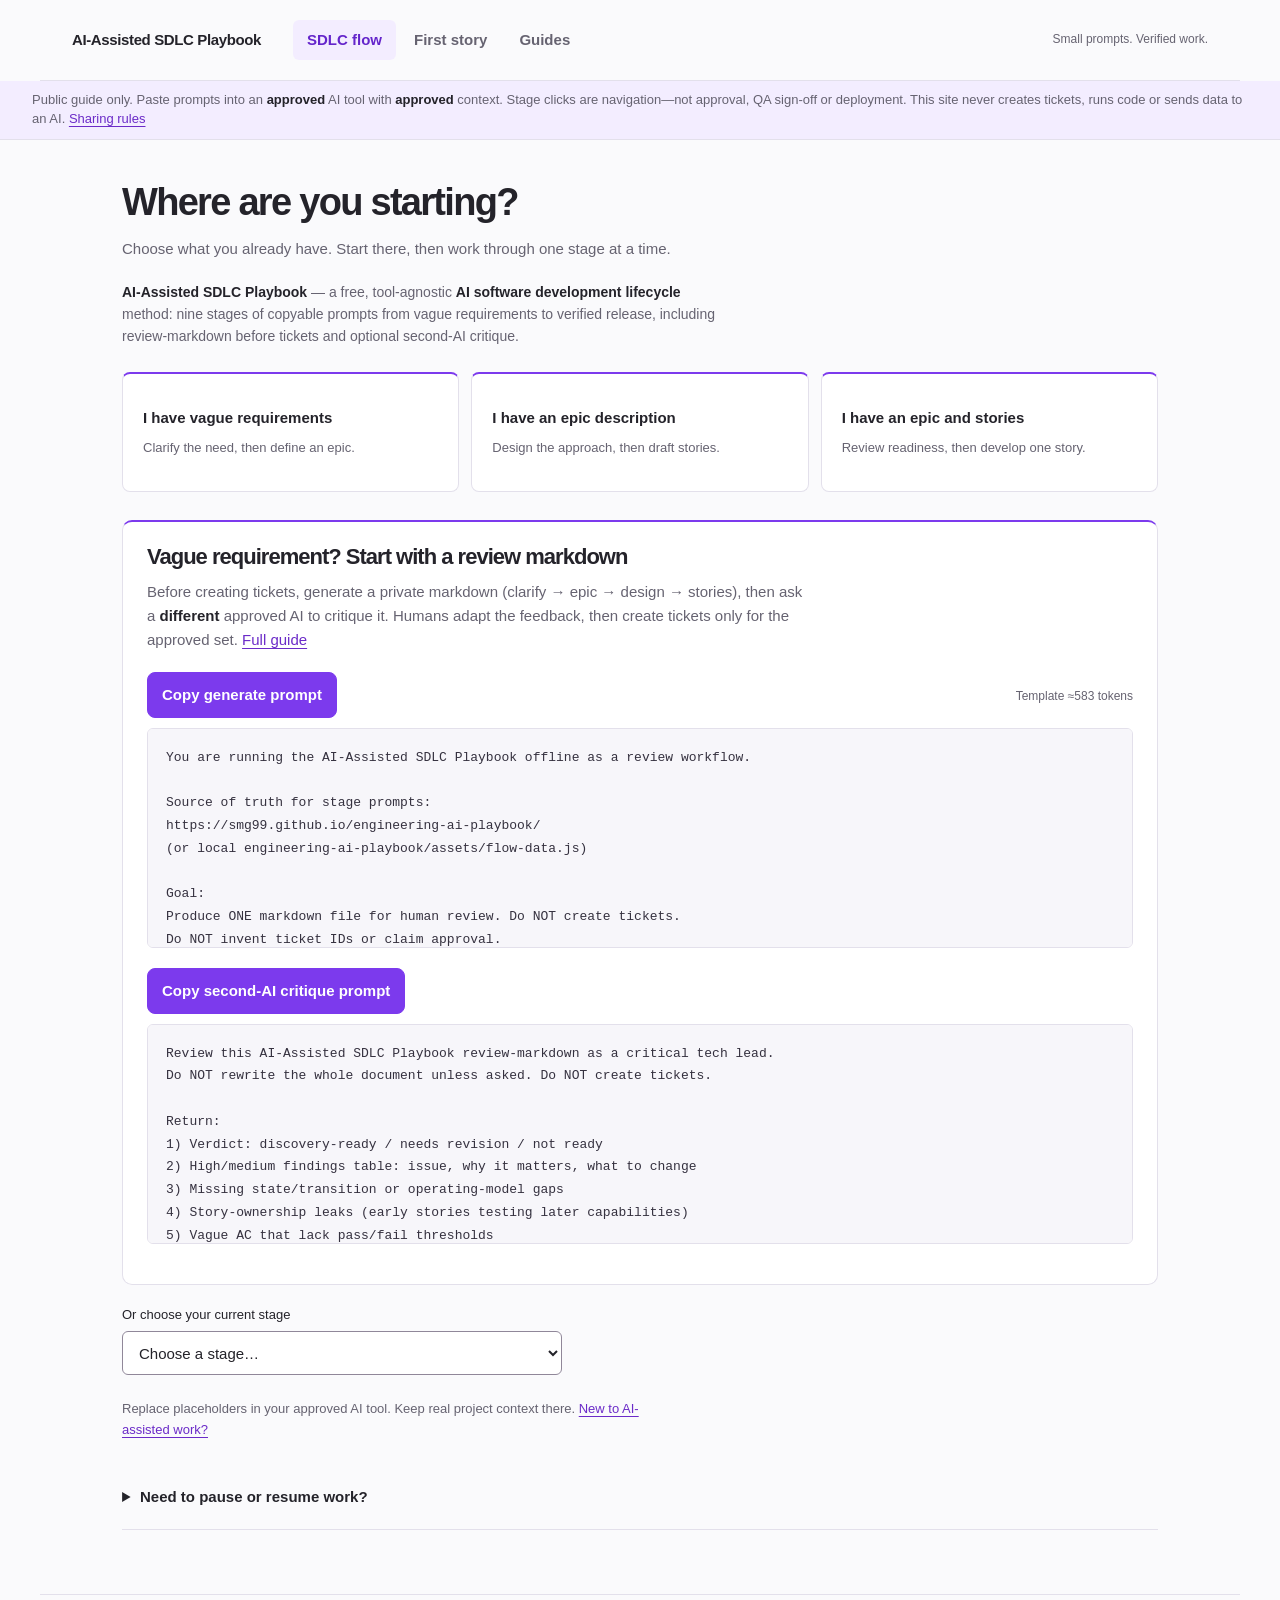
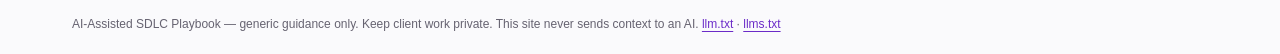
<file: index.html>
<!doctype html>
<html lang="en">
<head>
<meta charset="utf-8">
<meta name="viewport" content="width=device-width,initial-scale=1">
<title>AI-Assisted SDLC Playbook | AI Software Development Lifecycle Prompts</title>
<meta name="description" content="Free AI-assisted SDLC playbook for engineering teams: nine-stage software development lifecycle prompts from vague requirements to verified release. Review markdown before tickets, second-AI critique, coverage gates—tool-agnostic.">
<meta name="keywords" content="AI-assisted SDLC, AI SDLC playbook, AI software development lifecycle, AI coding workflow, engineering AI prompts, review markdown before Jira, AI pair programming SDLC, verified AI development, tool-agnostic AI engineering">
<meta name="author" content="AI-Assisted SDLC Playbook contributors">
<meta name="robots" content="index,follow,max-snippet:-1,max-image-preview:large">
<meta name="google-site-verification" content="mgrlqBE3pbs2fboN_CH4K446A2LUYxFUZLlIKNajxCY">
<link rel="canonical" href="https://smg99.github.io/engineering-ai-playbook/">
<link rel="alternate" type="text/plain" href="https://smg99.github.io/engineering-ai-playbook/llm.txt" title="LLM context">
<link rel="alternate" type="text/plain" href="https://smg99.github.io/engineering-ai-playbook/llms.txt" title="llms.txt">
<meta property="og:type" content="website">
<meta property="og:site_name" content="AI-Assisted SDLC Playbook">
<meta property="og:title" content="AI-Assisted SDLC Playbook | AI Software Development Lifecycle Prompts">
<meta property="og:description" content="Nine-stage AI-assisted SDLC with copyable prompts, MD-before-tickets, second-AI critique, and human verification gates. Free and tool-agnostic.">
<meta property="og:url" content="https://smg99.github.io/engineering-ai-playbook/">
<meta property="og:image" content="https://smg99.github.io/engineering-ai-playbook/assets/og-cover.png">
<meta property="og:image:width" content="1200">
<meta property="og:image:height" content="630">
<meta property="og:image:alt" content="AI-Assisted SDLC Playbook — AI software development lifecycle prompts">
<meta name="twitter:card" content="summary_large_image">
<meta name="twitter:title" content="AI-Assisted SDLC Playbook">
<meta name="twitter:description" content="AI-assisted software development lifecycle playbook: prompts, gates, and review-markdown before tickets.">
<meta name="twitter:image" content="https://smg99.github.io/engineering-ai-playbook/assets/og-cover.png">
<link rel="stylesheet" href="assets/styles.css?v=sdlc7">
<script type="application/ld+json">
{
  "@context": "https://schema.org",
  "@graph": [
    {
      "@type": "WebSite",
      "@id": "https://smg99.github.io/engineering-ai-playbook/#website",
      "name": "AI-Assisted SDLC Playbook",
      "alternateName": ["Engineering AI Playbook", "AI SDLC Playbook", "AI-assisted software development lifecycle playbook"],
      "url": "https://smg99.github.io/engineering-ai-playbook/",
      "description": "Free, tool-agnostic AI-assisted SDLC playbook with nine-stage prompts from clarification to release.",
      "inLanguage": "en"
    },
    {
      "@type": "SoftwareApplication",
      "name": "AI-Assisted SDLC Playbook",
      "applicationCategory": "DeveloperApplication",
      "operatingSystem": "Any",
      "offers": { "@type": "Offer", "price": "0", "priceCurrency": "USD" },
      "url": "https://smg99.github.io/engineering-ai-playbook/",
      "description": "Static public playbook of AI-assisted software development lifecycle prompts and gates for engineering teams."
    },
    {
      "@type": "HowTo",
      "name": "Run an AI-assisted SDLC from vague requirements to verified release",
      "description": "Use the AI-Assisted SDLC Playbook stages with approved AI tools, human gates, and verified evidence.",
      "step": [
        { "@type": "HowToStep", "name": "Clarify requirements", "text": "Separate facts, assumptions and unknowns; resolve blocking questions with the owner." },
        { "@type": "HowToStep", "name": "Define the epic", "text": "Draft scope, exclusions, success criteria and risks for owner approval." },
        { "@type": "HowToStep", "name": "Design the approach", "text": "Capture a lightweight design note before splitting stories." },
        { "@type": "HowToStep", "name": "Draft and review stories", "text": "Write QA-testable stories; optionally generate a review markdown and critique with a second AI before tickets." },
        { "@type": "HowToStep", "name": "Develop one story", "text": "Plan and implement one story in small verified slices." },
        { "@type": "HowToStep", "name": "Verify, QA and release", "text": "Check AC evidence, coverage gate, QA sign-off, then authorized release and monitoring." }
      ]
    },
    {
      "@type": "FAQPage",
      "mainEntity": [
        {
          "@type": "Question",
          "name": "What is an AI-assisted SDLC playbook?",
          "acceptedAnswer": {
            "@type": "Answer",
            "text": "An AI-assisted SDLC playbook is a reusable engineering method for using approved AI tools across the software development lifecycle—clarify, epic, design, stories, develop, verify, QA and release—with human exit gates and verified evidence instead of unverified AI output."
          }
        },
        {
          "@type": "Question",
          "name": "How do I use AI for vague requirements before creating Jira tickets?",
          "acceptedAnswer": {
            "@type": "Answer",
            "text": "Use the review-markdown panel on the AI-Assisted SDLC Playbook home: generate a private markdown (clarify → epic → design → stories → readiness-only), ask a different approved AI to critique it, adapt feedback with the owner, then create tickets only for the approved set."
          }
        },
        {
          "@type": "Question",
          "name": "Is the AI-Assisted SDLC Playbook tied to a specific AI vendor?",
          "acceptedAnswer": {
            "@type": "Answer",
            "text": "No. It is tool-agnostic. Paste prompts into whichever AI tool and model your team approves. The public site never runs AI or sends your data to a provider."
          }
        },
        {
          "@type": "Question",
          "name": "Does this site create tickets or change my code?",
          "acceptedAnswer": {
            "@type": "Answer",
            "text": "No. It only displays and copies prompt text. Tickets, code, PRs and CI stay in your approved private systems."
          }
        }
      ]
    }
  ]
}
</script>
</head>
<body>
<a class="skip" href="#main">Skip to content</a>
<header><a class="brand" href="#library">AI-Assisted SDLC Playbook</a><nav aria-label="Main navigation"><a href="#library">SDLC flow</a><a href="#start">First story</a><a href="#guides">Guides</a></nav><span class="header-note">Small prompts. Verified work.</span></header>
<p class="site-boundary" role="note">Public guide only. Paste prompts into an <strong>approved</strong> AI tool with <strong>approved</strong> context. Stage clicks are navigation—not approval, QA sign-off or deployment. This site never creates tickets, runs code or sends data to an AI. <a href="#guide-security">Sharing rules</a></p>
<main id="main">

<section id="start" class="section" aria-labelledby="start-title">
<h1 id="start-title">Your first story</h1>
<p>New to AI-assisted work? Follow six steps with a fictional task app. Already comfortable? <a href="#library">Go to the SDLC flow</a>, jump to <a href="#stage/develop">Develop one story</a>, or <a href="#guide-review-md">generate a review markdown before tickets</a>.</p>

<nav id="lesson-nav" aria-label="Story steps"></nav><p id="lesson-status" class="helper" role="status"></p>
<article class="lesson-step" id="first-setup"><h3>1. Choose where to work</h3><div>
<p><strong>Ask your lead:</strong> “Which AI tool and model are approved, which repository and branch should I use, and what checks must pass?” Use the project’s existing setup instructions.</p>
<ul><li><strong>Editor or coding agent with an approved local project:</strong> paste prompts in its chat. Confirm it has the correct project open and can inspect files. Restrict permissions to the task; review proposed edits and commands.</li><li><strong>Browser chat without project access:</strong> paste only approved text for planning or explanation. It cannot inspect your local files, run tests or verify your branch unless an approved integration gives it that access. Ask it what context it needs; do not upload a whole repository.</li></ul>
<p>You do not need a ticket system, code host or MCP integration to practice this fictional example.</p>
<p><strong>Next:</strong> read the example below. Do not ask the AI to implement until requirements and the plan are clear.</p>
</div></article>
<article class="lesson-step" id="first-plan"><h3>2. Plan the story with a filled prompt</h3><div>
<p><strong>Story:</strong> As a task-app user, I need a valid title before saving a task.</p>
<p><strong>Acceptance criteria (the agreed conditions for completion):</strong> reject empty or whitespace-only titles; allow 1–100 characters after trimming spaces at the ends; reject 101 or more; show a helpful validation error. These are synthetic requirements, not a recommendation for every product.</p>
<p>Normally you replace <code>[STORY]</code> and <code>[AC]</code> in a template. Here they are already filled. Paste this in your approved AI chat:</p>
<pre class="prompt" id="example-plan">Plan only; do not edit code or create files.
Story: A task-app user must enter a valid title before saving a task.
Approved acceptance criteria for this fictional example:
- Reject empty or whitespace-only titles.
- Trim spaces at the ends; allow 1–100 characters after trimming.
- Reject 101 or more characters and show a helpful validation error.
Use only approved context. If you have repository access, inspect relevant form, validation and test files and cite their paths. Otherwise state that existing patterns are unknown and ask for the minimum approved context; do not invent file paths or test results.
List unanswered questions, the smallest independently testable changes, how to verify each, and what is outside scope. Flag how Unicode characters are counted as a question for the ticket owner. Do not silently decide it.</pre>
<button class="copy" data-copy-source="example-plan">Copy filled planning prompt</button>
<p><strong>Next:</strong> compare the response with step 3 before allowing edits.</p>
</div></article>
<article class="lesson-step" id="first-decide"><h3>3. Check the answer and resolve questions</h3><div>
<p class="example-label">Illustrative response shape — not a real repository inspection</p>
<ul><li><strong>Known:</strong> blank titles fail, end spaces are trimmed, the length limit is 100.</li><li><strong>Unknown:</strong> existing validation and test commands until code is inspected; the product’s definition of a Unicode character.</li><li><strong>Possible first slice:</strong> implement and test rejection of empty and whitespace-only titles using the existing validation pattern.</li><li><strong>Later slices:</strong> enforce the agreed length rule, then verify the form’s error display and saving behavior. Actual slice boundaries depend on the inspected code.</li><li><strong>Outside scope:</strong> redesigning the task form, adding accounts, or changing unrelated fields.</li></ul>
<p>A <strong>slice</strong> is one small change you can check on its own. If a proposed slice is too large or unclear, ask the AI to split or explain it, then ask your lead to review if you still cannot judge it.</p>
<p><strong>Unclear requirement?</strong> Ask the ticket owner, record the answer in the approved work item, and update the plan. Do not accept an AI guess as an approved requirement.</p>
<p><strong>Next:</strong> choose one understood, approved slice. If you cannot explain what will change and how you will check it, stop here and ask for help.</p>
</div></article>
<article class="lesson-step" id="first-execute"><h3>4. Implement one agreed change</h3><div>
<p>Use this only in an approved coding environment with project access. The example handles blank titles; it does not claim to finish the whole story.</p>
<pre class="prompt" id="example-execute">Implement only this agreed slice in the task app: reject empty and whitespace-only titles using the existing validation behavior.
First confirm the repository, branch and uncommitted changes. Preserve unrelated work. Inspect the relevant validation code and tests before editing.
Add a regression test for each rejected input and check that a normal title still passes. Use the project’s documented test commands. If a command or required access is unknown, ask; do not invent it.
Do not change length validation or unrelated features in this slice. Stop if the slice requires broader changes and explain why.
Report changed files, commands actually run and their observed results, remaining acceptance criteria, and one proposed next action. Do not mark the whole story complete.</pre>
<button class="copy" data-copy-source="example-execute">Copy filled execution prompt</button>
<p><strong>Next:</strong> inspect what changed. A confident AI answer is not proof that the change works.</p>
</div></article>
<article class="lesson-step" id="first-verify"><h3>5. Verify the result yourself</h3><div>
<ol><li><strong>Find the required checks:</strong> read the project README, contribution guide and existing CI configuration. Ask your lead if you cannot identify the commands.</li><li><strong>Review the diff:</strong> inspect the changed lines in your editor’s source-control view. They should match the agreed slice.</li><li><strong>Run the checks:</strong> record the command and actual outcome. “Not run” is a valid status; “passed” without execution is not.</li><li><strong>Try the behavior:</strong> for the blank-title slice, try empty input, spaces only, and a normal title. For the full story, also check the agreed 100/101-character boundary, trimming, and visible errors.</li><li><strong>Handle failures:</strong> keep the exact error privately, ask for investigation before another edit, and change strategy after two unsuccessful attempts. Do not remove a failing test just to get a pass.</li></ol>
<p><strong>Next:</strong> repeat steps 3–5 for the remaining approved slices, then request review.</p>
</div></article>
<article class="lesson-step" id="first-review"><h3>6. Request review and hand off honestly</h3><div>
<p>Ask your team’s reviewer to assess the change in the approved code host. AI review is additional help; it does not replace required human review or authorize merging or deployment.</p>
<div class="checklist" aria-label="Story completion checklist">
<label><input type="checkbox">Every agreed acceptance criterion is covered; unresolved questions are recorded.</label>
<label><input type="checkbox">I inspected the changed lines and can explain them.</label>
<label><input type="checkbox">Required checks were run; actual results and anything not run are recorded.</label>
<label><input type="checkbox">The relevant user behavior and boundary cases were checked.</label>
<label><input type="checkbox">The reviewer has a clear summary, evidence and any remaining limitations.</label>
</div>
<p class="helper">These checkboxes are a personal reminder for this visit. They reset on reload and do not update your ticket or approve delivery.</p>
<pre class="prompt" id="example-review">Review the current diff for the agreed task-title story: reject blank titles, trim end spaces, allow 1–100 characters by the agreed counting rule, reject longer titles and show a helpful error.
Do not edit code. Check each criterion against actual code and test evidence. List actionable issues with file and line references, and identify missing checks. Distinguish observed test results from tests not run. If you cannot access the diff or repository, ask for minimum approved context instead of claiming a review.</pre>
<button class="copy" data-copy-source="example-review">Copy filled review prompt</button>
<p class="bridge"><strong>You are ready for real work.</strong> Open <a href="#stage/develop">Develop one story</a> in the SDLC flow, replace placeholders with your approved ticket, and keep using plan → slice → verify. If work must pause, use <a href="#guide-handoff">the handoff guide</a>.</p>
</div></article>
<div class="lesson-controls"><button id="previous-step">Previous</button><button id="next-step" class="primary">Next step</button></div>
</section>
<section id="library" class="section" aria-labelledby="library-title">
<div class="flow-heading"><div><h1 id="library-title">Where are you starting?</h1><p id="flow-intro">Choose what you already have. Start there, then work through one stage at a time.</p><p class="seo-lead"><strong>AI-Assisted SDLC Playbook</strong> — a free, tool-agnostic <strong>AI software development lifecycle</strong> method: nine stages of copyable prompts from vague requirements to verified release, including review-markdown before tickets and optional second-AI critique.</p></div><button id="change-entry" hidden>Change starting point</button></div>
<div id="entry-choices" class="entry-choices" aria-label="Starting points">
<button data-entry="0"><strong>I have vague requirements</strong><span>Clarify the need, then define an epic.</span></button>
<button data-entry="2"><strong>I have an epic description</strong><span>Design the approach, then draft stories.</span></button>
<button data-entry="4"><strong>I have an epic and stories</strong><span>Review readiness, then develop one story.</span></button>
</div>
<div id="review-md-home" class="review-md-home">
<h2 id="review-md-home-title">Vague requirement? Start with a review markdown</h2>
<p>Before creating tickets, generate a private markdown (clarify → epic → design → stories), then ask a <strong>different</strong> approved AI to critique it. Humans adapt the feedback, then create tickets only for the approved set. <a href="#guide-review-md">Full guide</a></p>
<div class="prompt-bar"><button class="copy" data-copy-source="review-md-text">Copy generate prompt</button><span class="token-count" id="review-md-token" title="Template only; excludes the context you add. Rough character-based estimate, not a billing count."></span></div>
<pre id="review-md-text" class="prompt"></pre>
<div class="prompt-bar"><button class="copy" data-copy-source="review-md-critique-text">Copy second-AI critique prompt</button></div>
<pre id="review-md-critique-text" class="prompt"></pre>
</div>
<div id="stage-picker"><label for="stage-select">Or choose your current stage</label><select id="stage-select"><option value="">Choose a stage…</option></select></div>
<div id="stage-workspace" class="stage-workspace" hidden><nav id="stage-list" aria-label="SDLC stages"></nav><article id="stage-detail"></article></div>
<p class="helper flow-boundary">Replace placeholders in your approved AI tool. Keep real project context there. <a href="#start">New to AI-assisted work?</a></p>
<details id="handoff-tools"><summary>Need to pause or resume work?</summary><div><label for="handoff-select">Handoff action</label><select id="handoff-select"><option value="0">Pause work</option><option value="1">Resume work</option></select><pre id="handoff-text" class="prompt"></pre><button class="copy" data-copy-source="handoff-text">Copy handoff prompt</button></div></details>
<noscript>Enable JavaScript to choose stages and copy prompts. The worked example and guides remain readable on this page.</noscript>
</section>
<section id="guides" class="section" aria-labelledby="guides-title">
<h1 id="guides-title">A little guidance, when you need it</h1>
<p>Tools, workflow and boundaries. Open only what you need. <a href="#glossary">Look up a term</a>.</p>
<!-- team-guides:start -->
<details id="guide-tools"><summary>Choose and prepare your AI tool</summary><div>
<p>Use the tool and model your team approves. Ask your lead before sending any real work: “Which tool may I use, what information may I share, and which project setup instructions should I follow?” The AI-Assisted SDLC Playbook does not approve a provider for your client.</p>
<h3>Two ways to use the prompts</h3>
<ul>
<li>Browser chat: useful for discussing approved requirements or explaining permitted snippets. Without an approved connection, it cannot inspect your local repository, verify a branch or run tests. Paste the prompt in its chat and supply only the minimum approved context it asks for.</li>
<li>Editor or coding agent: open the approved local project and use the tool’s chat. Confirm the correct workspace and branch, follow the project’s setup guide, and check that relevant files are accessible. Review proposed edits and commands before accepting them under your team’s policy.</li>
</ul>
<p>You do not need to install a new tool just for this guide. Existing approved editors or agents can use these prompts. This guide is free to read; tool subscriptions, model access and usage limits vary.</p>
<h3>Before allowing edits</h3>
<ol>
<li>Identify the repository and branch with your lead if you are unsure. Preserve existing work that belongs to someone else.</li>
<li>Read the project README or contribution guide for setup and test commands. Ask for help if the environment does not run.</li>
<li>Choose your current SDLC stage. At development, start with “Plan this story”. Resolve questions and understand the proposed first slice before implementation.</li>
<li>Keep file access and permissions limited to what the task needs. Do not hand over credentials or copy a whole repository into a chat just to get started.</li>
</ol>
<h3>Agent setup files (portable)</h3>
<p>Use short project files so agents discover shared rules across tools. File naming alone does not guarantee execution or security enforcement—validate support for your approved tool.</p>
<ul>
<li>AGENTS.md: project context and instructions for compatible coding agents. Keep a short, clear entry point.</li>
<li>Agent Skills (SKILL.md): reusable task workflows invoked when relevant. Prefer Ticket Flow’s skill for ticket → PR work after stories exist.</li>
<li>Host-specific rules (for example Cursor rules or Claude Code project instructions): thin adapters; avoid duplicating playbook policy in every host file.</li>
<li>MCP: optional connections to approved tools or data only when integration adds value.</li>
<li>Inter-agent or remote-session protocols (for example A2A): monitor; do not make them mandatory for this playbook.</li>
</ul>
<p>No vendor-specific tool, hosted backend or subscription is required to use this playbook. Keep security rules explicit: only approved client tools and approved data handling.</p>
<h4>Cursor (when your team approves it)</h4>
<ol>
<li>Open the approved local repository and confirm the correct branch.</li>
<li>Follow project AGENTS.md or Cursor rules if present; keep them thin and point at playbook policy rather than rewriting it.</li>
<li>For ticketed development work, use [ticket-flow](https://github.com/smg99/ticket-flow) skills or rules as the companion checklist.</li>
<li>Copy the current stage prompt from this site; verify with local tests and diffs before treating work as done.</li>
</ol>
<h4>Other coding agents (when approved)</h4>
<ol>
<li>Open the same approved repository and branch in that agent’s workspace.</li>
<li>Point the agent at AGENTS.md or the project’s equivalent instruction file.</li>
<li>Paste the current stage prompt; require a recheck of branch, diff and tests before edits.</li>
<li>Do not assume Cursor rules, MCP servers or Ticket Flow host adapters are available in that tool unless your team installed them there.</li>
</ol>
<h3>Optional integrations</h3>
<p>MCP means Model Context Protocol: a way to connect AI tools to systems or data. It is not required for this workflow. Add integrations only when your team approves the access and data handling. A connection to your ticket system or code host is not automatically configured by this website. Deterministic tools such as the project’s test runner, formatter and source-control view remain the evidence for actual behavior and changes.</p>
<h3>Companion: ticket → PR agent checklist</h3>
<p>After stories exist as real tickets, teams can use [Ticket Flow](https://smg99.github.io/ticket-flow/) ([repo](https://github.com/smg99/ticket-flow)) — host rules or skills plus thin scripts — so agents follow a fixed path: fetch issue → branch → implement → tests → human confirm → commit/PR → optional chat notify. That companion is orchestration for development workspaces; this playbook stays the stage prompts and gates through release.</p>
</div></details>
<details id="guide-review-md"><summary>Generate a review markdown before tickets</summary><div>
<p>Prefer a private review markdown over creating tickets immediately. Humans review the draft epic and stories, answer blocking questions, then create tickets only for the approved set.</p>
<p>This keeps client context out of the public playbook site. Store the markdown only in an approved private location.</p>
<p>On the SDLC home view, the generate prompt and a second-pass review prompt are visible with copy buttons. Use those first; this guide explains the full loop.</p>
<h3>When to use it</h3>
<ul>
<li>You received vague or meeting-note requirements and need an epic plus stories to review.</li>
<li>You want questions and assumptions visible before any ticket system entry.</li>
<li>You are practicing the SDLC stages without writing tickets yet.</li>
</ul>
<h3>How it works</h3>
<ol>
<li>On SDLC flow home, copy the generate prompt into an approved AI tool.</li>
<li>Paste your approved requirement and optional target repos.</li>
<li>Save the model’s markdown privately.</li>
<li>Copy the critique prompt into a different approved AI tool (or a fresh session) and paste that markdown for a second-pass review.</li>
<li>Adapt useful feedback; answer P0 questions with the owner.</li>
<li>Run Review &amp; create stories in readiness-only mode (validate drafts; still do not invent ticket IDs).</li>
<li>Only after human approval, create tickets through approved access.</li>
</ol>
<h3>Reusable generate prompt</h3>
<p>Copy from the SDLC home panel, or use:</p>
<pre class="prompt">You are running the AI-Assisted SDLC Playbook offline as a review workflow.

Source of truth for stage prompts:
https://smg99.github.io/engineering-ai-playbook/
(or local engineering-ai-playbook/assets/flow-data.js)

Goal:
Produce ONE markdown file for human review. Do NOT create tickets.
Do NOT invent ticket IDs or claim approval.

Process — run these stages in order using the EXACT playbook prompt text for each:
1) Clarify requirements
2) Define the epic
3) Design the approach
4) Draft stories
5) Review &amp; create stories in READINESS-ONLY mode: validate drafts for clarity,
   ownership, testability and gaps. Still do NOT create tickets or invent IDs.

Markdown must include:
- The client requirement enclosed verbatim in a fenced code block
- For each stage: the exact playbook prompt used, then your output
- Clear labels: Known facts / Assumptions / Unknowns / Proposals / DRAFT
- Blocking questions for the owner (P0/P1/P2)
- One draft epic
- For stateful domains (queues, workflows, approvals): explicit entity states
  and allowed transitions before story AC that depend on them
- User stories with: summary, need/value, scope/exclusions, dependencies,
  numbered Given/When/Then AC, negative/boundary cases, QA mapped to AC,
  test requirements, definition of done
- One owning story per observable behavior; do not test later-story behavior
  inside earlier foundation stories
- Full story detail only for the proposed MVP set; label the rest as backlog themes
  (title + intent only) until expanded
- Cite the team’s agreed coverage gate for new/changed code; if unknown, ask.
  Do not invent a gate or percentage. Prefer high-value AC, regression and
  sensitive-path tests over metric chasing.
- If timeline conflicts with scope: propose an MVP cut vs stretch
- A short &quot;Playbook feedback&quot; section: what worked / what to improve

Rules from the playbook:
- Separate facts from assumptions; do not invent answers
- If blocked, continue with a provisional brief labeled as assumptions
- Prefer existing system patterns; call out false-friend modules if found
- Keep real client context out of the public playbook repo
- No code changes unless I explicitly ask

Optional context (only if provided):
- Target repos/paths: …
- Team conventions / coverage gate: …

Client requirement:
&quot;&quot;&quot;
[PASTE REQUIREMENT HERE]
&quot;&quot;&quot;</pre>
<h3>Reusable critique prompt (second AI)</h3>
<p>After the markdown exists, paste it into a different approved model or a fresh session:</p>
<pre class="prompt">Review this AI-Assisted SDLC Playbook review-markdown as a critical tech lead.
Do NOT rewrite the whole document unless asked. Do NOT create tickets.

Return:
1) Verdict: discovery-ready / needs revision / not ready
2) High/medium findings table: issue, why it matters, what to change
3) Missing state/transition or operating-model gaps
4) Story-ownership leaks (early stories testing later capabilities)
5) Vague AC that lack pass/fail thresholds
6) Whether stretch items are wrongly treated as full stories
7) Whether coverage gate is explicit or still assumed
8) The smallest revision checklist before readiness-only re-validation

Document to review:
&quot;&quot;&quot;
[PASTE REVIEW MARKDOWN HERE]
&quot;&quot;&quot;</pre>
<h3>After both passes</h3>
<ul>
<li>Answer P0 questions or explicitly accept assumptions.</li>
<li>Cut stretch themes if the timeline cannot hold them.</li>
<li>Create tickets only for the approved epic and MVP stories.</li>
<li>Keep using Develop one story for implementation; the markdown is planning evidence, not completion proof.</li>
</ul>
</div></details>
<details id="guide-security"><summary>Protect client information</summary><div>
<p>The AI-Assisted SDLC Playbook repository and website are public. Use fictional examples here. Real tickets, source code, screenshots, private logs, architecture, credentials and customer records must stay in policy-approved private locations. Do not put them in this repository’s issues, pull requests or commit history.</p>
<h3>Where should I put my real context?</h3>
<p>Keep the work item in the team’s approved ticket system and application code in its approved code host. Use real context in an AI tool only when the client and organization explicitly permit that provider and the data being shared. Having a paid account does not establish permission.</p>
<p>This website only displays and copies text. It does not connect to your ticket system, code host, repository or an AI provider, and it has no form for submitting real ticket details. Clipboard contents are handled by your browser; you choose whether and where to paste them.</p>
<h3>Safe practice example</h3>
<p>Practice with “a fictional task app that requires a title” rather than a real customer’s ticket, screenshots or code. Replace names and sensitive values with placeholders only when your team confirms the remaining context is safe; anonymizing a name alone may not remove proprietary information.</p>
<h3>If you are unsure</h3>
<p>Stop and ask your lead what may be shared and where. Never paste passwords, tokens or production records into a prompt. Review proposed tool access rather than accepting it automatically. Keep project plans, test evidence and handoff notes in approved private locations. Follow your organization’s incident process if something restricted is shared accidentally.</p>
</div></details>
<details id="guide-workflow"><summary>From vague requirement to verified release</summary><div>
<p>This is the execution guide for the **AI-Assisted SDLC Playbook**: use approved AI tools stage-by-stage from clarification through release, with human gates and verified evidence.</p>
<p>Choose where your work is now in SDLC flow. You can start with vague requirements, an existing epic, or an epic and stories. Stage selection is navigation; this website does not track or approve real work.</p>
<h3>What this site does not do</h3>
<p>Selecting a stage is navigation only. It does not run AI, create or update tickets, mark QA sign-off, merge code, deploy or authorize release. Progress and approvals live in your approved private systems. Companion [ticket-flow](https://github.com/smg99/ticket-flow) owns ticket → PR execution in a development workspace; this playbook owns the SDLC stage prompts and gates through release.</p>
<p>For a new vague requirement, use the visible review-markdown panel on the SDLC home view: generate a private markdown (clarify → epic → design → stories → readiness-only check), then ask a different approved AI to critique it. Adapt useful feedback with your owner before creating tickets. Details live in the Generate a review markdown before tickets guide.</p>
<h3>Follow the nine stages</h3>
<ol>
<li>Clarify requirements: separate facts from assumptions, identify users and outcomes, surface relevant non-functional needs, and resolve blocking questions with the owner.</li>
<li>Define the epic: agree scope, exclusions, success criteria, risks and dependencies before treating the epic as ready.</li>
<li>Design the approach: capture a lightweight design note—touchpoints, contracts, NFRs and risks—and get tech-lead or owner agreement before splitting work.</li>
<li>Draft stories: split the epic into small independently testable stories for your ticket system. Every story needs numbered acceptance criteria (AC), QA scenarios, dependencies, test requirements and a definition of done.</li>
<li>Review and create stories: have the owner approve the AC and confirm the project. Create tickets only through approved access with explicit authorization, or enter the approved drafts manually. Never invent ticket IDs or approval.</li>
<li>Develop one story: inspect the approved repository and current changes, plan small slices, then implement and verify one slice at a time. Finish the current story before starting another. Optional: in an agentic IDE, run the companion [Ticket Flow](https://smg99.github.io/ticket-flow/) checklist (fetch issue → branch → implement → tests → confirm → commit/PR) against the same story—this site still owns the stage prompts and gates.</li>
<li>Verify and review: check every AC against actual code and meaningful tests, verify coverage evidence and obtain required human review (including tech-lead review when your team requires it).</li>
<li>QA validation: test each AC and relevant boundary, negative and regression cases in the approved environment; add a short exploratory pass. Record observed results and QA sign-off. Return failed stories to development; choose the next ready story when appropriate.</li>
<li>Release and monitor: include only accepted stories in the release scope. Confirm deployment authorization, environment promotion, rollout and rollback readiness, then verify actual post-release smoke checks and monitoring through the existing team process.</li>
</ol>
<h3>Coverage and acceptance criteria</h3>
<p>Each story must state the project’s agreed coverage gate for new or changed application code. If the project has not set a gate, ask—do not invent a percentage. Prefer high-value tests for acceptance criteria, regressions and sensitive paths over metric chasing. Report the existing repository baseline separately. Document measurement limitations, approved exclusions and any waived checks explicitly; do not silently weaken the target or exclude code to inflate coverage. Missing tooling, failed checks, unrun tests or unmet gates are blockers, never evidence of a pass.</p>
<p>Acceptance criteria describe observable outcomes QA can test, including relevant error and boundary behavior. Coverage measures execution; it does not establish that those outcomes are correct. QA must verify them separately.</p>
<h3>Completion states and evidence</h3>
<p>Playbook stages are methodology. The client’s ticket system (for example Jira, Linear or GitHub Issues) and code host remain authoritative for status. Do not treat every state below as mandatory for every client.</p>
<p>Shared vocabulary when coordinating with Ticket Flow or similar companions:</p>
<p>draft → approved → in_development → awaiting_review → review_accepted → qa_pending → qa_accepted → released</p>
<p>Minimum expectations:</p>
<ul>
<li>Opening a PR is not Done, QA accepted or Released.</li>
<li>Each stage needs minimum actual evidence and a named human authority for approval.</li>
<li>Link to Ticket Flow for workspace execution and closeout evidence; do not duplicate its scripts in this repository.</li>
<li>Public examples here use synthetic data only.</li>
</ul>
<h3>QA result template</h3>
<p>Copy for a single story. AI-generated review commentary is not a substitute for test execution or human QA approval. Failures and missing evidence cannot be recorded as pass.</p>
<pre class="prompt">Story: [STORY_ID]
AC: [AC-ID] — [short description]
Check: [test or scenario name]
Outcome: pass | fail | blocked | not_run
Evidence: [command, log pointer or observation; say none if not run]
Approver: [name or role] — [pending | granted]
Check decision: [continue checks | return AC to development | blocked]
Story QA status: [in progress | accepted | rejected] — only accepted when every required AC passed
Notes: [facts only]</pre>
<p>Synthetic example:</p>
<pre class="prompt">Story: TASK-42
AC: AC-1 — Reject empty title
Check: Save with blank title in staging
Outcome: pass
Evidence: Observed validation error &quot;Title is required&quot;
Approver: QA reviewer — granted
Check decision: continue checks
Story QA status: in progress
Notes: Synthetic demo only; other ACs still pending</pre>
<h3>Stop and ask for help</h3>
<ul>
<li>Requirements conflict or expected behavior is unknown: ask the ticket owner.</li>
<li>You cannot explain the plan or its checks: ask your lead or reviewer.</li>
<li>The AI requests credentials, broader access or unapproved data: stop and check policy.</li>
<li>Unexpected files change or broader work is needed: review scope before accepting edits.</li>
<li>Checks fail: keep actual error evidence privately and investigate. After two unsuccessful attempts, change strategy or ask a teammate. Never report a pass you did not observe.</li>
</ul>
<p>Use the pause/resume prompts to checkpoint the current stage and story in an approved private location. Real tickets, code and evidence stay in approved private project systems.</p>
</div></details>
<details id="guide-handoff"><summary>Advanced: save context and hand off work</summary><div>
<p>Learn the basic story workflow first. You do not need to switch providers or monitor percentages to complete the worked example.</p>
<h3>Keep each request focused</h3>
<p>Give the AI the current objective, approved acceptance criteria, relevant file paths, constraints and actual error evidence. Avoid pasting entire chat histories or repositories. Use the project’s compiler, tests, formatter and source-control tools for checks rather than asking the AI to guess their results. Shorter prompts are useful only if they preserve the context needed for correct work; this guide does not guarantee token savings.</p>
<h3>When work must pause</h3>
<p>Finish at a safe point, inspect the current changes, and record what is actually known. Store the following STATE note only in a policy-approved private location. STATE is simply a factual continuation note, not a special tool or public file requirement. Keep it human-readable; optional structured fields may align with the playbook’s completion-state vocabulary in the workflow guide. No whole-chat export or cloud memory provider is required.</p>
<pre class="prompt">Work item: [approved private ID]
SDLC stage: [current stage]
Approved scope: [AC or slice boundaries still in force]
Repository / base branch: [repo and base]
Branch: [current branch]
PR: [URL or none]
Last verified commit: [actual commit identifier]
Evidence as of: [test timestamp or commit association]
Completed: [verified changes]
Current: [one unfinished slice]
Tests: [commands run and actual results; say not run or waived where applicable]
Coverage: [measured result vs project gate, or not measured]
Approvals: [granted or pending — who]
Verified facts: [only what was rechecked]
Outstanding questions: [open items]
Blockers: [facts that stop progress, or none]
Uncommitted files: [changed paths]
Next action: [one specific action]</pre>
<p>Use “Pause work” under “Need to pause or resume work?” to help summarize it. Use “Resume work” in the next approved session. The receiving agent must inspect the actual repository, branch, diff, status, test evidence and approved scope before trusting any carried-forward claim. Distinguish verified facts, outstanding questions and planned actions. If it lacks access, it should ask for minimum approved context rather than claiming verification. The same STATE note works when switching to a different approved AI provider.</p>
<h3>Usage limits are provider-specific</h3>
<p>Read your provider’s actual usage dashboard. Some providers do not expose a meaningful percentage, and reset windows differ. A rough optional checkpoint around 85–90% may be useful if that metric exists, but it is not a universal threshold. Pause safely when needed; switch providers only if your team approves both the destination and the context transfer. A free agent may still use a paid model. Never assume price or data handling from a tool’s label.</p>
</div></details>
<!-- team-guides:end -->
</section>
<details id="faq"><summary>FAQ: AI-assisted SDLC</summary><div>
<h3>What is an AI-assisted SDLC playbook?</h3>
<p>A reusable engineering method for using approved AI tools across the software development lifecycle—clarify, epic, design, stories, develop, verify, QA and release—with human exit gates and verified evidence instead of unverified AI output.</p>
<h3>How do I use AI for vague requirements before creating tickets?</h3>
<p>Use the review-markdown panel on this home view: generate a private markdown, ask a different approved AI to critique it, adapt feedback with the owner, then create tickets only for the approved set.</p>
<h3>Is this tied to a specific AI vendor?</h3>
<p>No. It is tool-agnostic. Paste prompts into whichever AI tool your team approves. This site never runs AI or sends your data to a provider.</p>
<h3>Does this site create tickets or change code?</h3>
<p>No. It only displays and copies prompt text. Tickets, code, PRs and CI stay in your approved private systems.</p>
</div></details>
<details id="glossary"><summary>Glossary</summary><div>
<dl class="glossary">
<div><dt>Story / acceptance criteria (AC)</dt><dd>A small user need and the agreed conditions that prove it is met. Ask the ticket owner when those conditions are unclear.</dd></div>
<div><dt>Epic</dt><dd>A larger goal delivered through several stories. Most beginners can start with their assigned story.</dd></div>
<div><dt>Design note</dt><dd>A lightweight agreed approach covering touchpoints, contracts, NFRs and risks before stories are split.</dd></div>
<div><dt>Review markdown</dt><dd>A private draft that runs clarify → epic → design → stories for human review before anyone creates tickets.</dd></div>
<div><dt>Ticket system / code host</dt><dd>Where work items live (for example Jira, Linear or GitHub Issues) and where application code, PRs and CI live (for example Bitbucket, GitHub or GitLab).</dd></div>
<div><dt>Slice / scope</dt><dd>A slice is one independently checkable change. Scope is the boundary of what you have agreed to change.</dd></div>
<div><dt>Repository / branch / diff</dt><dd>The project’s tracked files, a line of work within it, and the changed lines you inspect before review.</dd></div>
<div><dt>Regression test / CI</dt><dd>A test that catches a bug returning. Continuous integration (CI) runs the project’s automated checks; it may not cover every requirement.</dd></div>
<div><dt>Checkpoint / handoff / STATE</dt><dd>A safe stopping point, the summary needed to continue, and a short factual note recording that state in an approved private location.</dd></div>
<div><dt>Agent / MCP</dt><dd>An agent can use permitted tools to act on work. Model Context Protocol (MCP) connects tools or data; it is optional and does not automatically grant approved access.</dd></div>
<div><dt>Tokens / context / quota</dt><dd>Tokens are pieces of text processed by a model. Context is the information it receives. Quota is your provider’s usage allowance; its measurement varies.</dd></div>
</dl>
</div></details>
<div id="copy-status" class="sr-only" role="status" aria-live="polite"></div>
</main>
<footer>AI-Assisted SDLC Playbook — generic guidance only. Keep client work private. This site never sends context to an AI. <a href="llm.txt">llm.txt</a> · <a href="llms.txt">llms.txt</a></footer>
<script src="assets/flow-data.js?v=sdlc7" defer></script>
<script src="assets/app.js?v=sdlc7" defer></script>
</body>
</html>
</file>
<file: assets/styles.css>
/* Inspired by the supplied DesignSystems.one light preview; no external runtime. */
:root{color-scheme:light;--bg:#fafafc;--surface:#fff;--subtle:#f2f1f6;--text:#24232a;--muted:#666371;--line:#e3e0eb;--brand:#7c3aed;--brand-hover:#6425cb;--tint:#f3edff;--radius:8px;font:15px/1.6 -apple-system,BlinkMacSystemFont,"Segoe UI",sans-serif;background:var(--bg);color:var(--text)}*{box-sizing:border-box}body{margin:0}a{color:#6b2bc8;text-underline-offset:3px}a:hover{color:#4e1f94}button,input,textarea{font:inherit}button,a,input,textarea,summary{-webkit-tap-highlight-color:transparent}button,a{touch-action:manipulation}button{border:1px solid var(--line);background:var(--surface);color:var(--text);padding:10px 14px;border-radius:var(--radius);cursor:pointer;min-height:44px}button:hover{background:var(--subtle);border-color:#c2bacc}button:active,.primary:active{transform:translateY(1px)}button:disabled{opacity:.45;cursor:default}button,a,summary{transition:background-color .16s,border-color .16s,color .16s,transform .16s}button:focus-visible,a:focus-visible,summary:focus-visible,input:focus-visible,textarea:focus-visible{outline:3px solid #9e79eb;outline-offset:3px}.primary,.copy{background:var(--brand);border-color:var(--brand);color:white;font-weight:600}.primary:hover,.copy:hover{background:var(--brand-hover);border-color:var(--brand-hover);color:white}.site-boundary{margin:0;padding:10px 32px;background:var(--tint);border-bottom:1px solid var(--line);color:var(--muted);font-size:13px;line-height:1.45;max-width:none}.site-boundary strong{color:var(--text)}.bridge{margin-top:22px;padding:14px 16px;border:1px solid var(--line);border-radius:var(--radius);background:var(--subtle);font-size:14px;color:var(--text);max-width:76ch}html{scroll-padding-top:24px}
header{display:flex;gap:32px;align-items:center;max-width:1200px;margin:auto;padding:20px 32px;border-bottom:1px solid var(--line)}.brand{color:var(--text);font-weight:650;letter-spacing:-.025em;text-decoration:none}header nav{display:flex;gap:4px}header nav a{text-decoration:none;color:var(--muted);padding:8px 14px;border-radius:6px;font-weight:550}header nav a[aria-current=page]{background:var(--tint);color:#6425cb}.header-note{margin-left:auto;font-size:12px;color:var(--muted)}main{max-width:1100px;margin:auto;padding:40px 32px 64px;min-height:75dvh}.section{scroll-margin-top:24px}h1,h2{font-size:clamp(28px,4vw,38px);line-height:1.18;letter-spacing:-.045em;font-weight:650;margin:0 0 12px}h3{font-size:22px;line-height:1.3;letter-spacing:-.025em;font-weight:630;margin:0 0 16px}h4{font-size:16px;line-height:1.35;letter-spacing:-.015em;font-weight:620;margin:16px 0 10px;color:var(--text)}p{color:var(--muted);margin:10px 0 20px;max-width:76ch}strong{font-weight:600;color:var(--text)}small,.helper{color:var(--muted);font-size:13px}.notice{border-left:2px solid var(--brand);background:var(--tint);padding:12px 16px;font-size:14px}.toolbar{display:flex;gap:4px;flex-wrap:wrap;margin:16px 0 10px}.toolbar button{padding:6px 13px;min-height:40px;background:transparent;border-color:transparent;color:var(--muted)}.toolbar button[aria-pressed=true]{background:var(--text);color:#fff}.toolbar button:hover{background:var(--subtle);color:var(--text)}label[for=search]{display:block;margin:24px 0 6px;font-size:13px;font-weight:600}input[type=search]{width:100%;max-width:440px;min-height:44px;background:var(--surface);border:1px solid #908799;border-radius:var(--radius);padding:10px 14px;color:var(--text)}input::placeholder{color:#77717f}.prompt-workspace{display:grid;grid-template-columns:minmax(220px,280px) minmax(0,1fr);gap:28px;align-items:start}#prompt-list{display:grid;gap:4px}#prompt-list button{display:block;width:100%;text-align:left;border-color:transparent;background:transparent;padding:13px 16px;min-height:64px;border-left:2px solid transparent;border-radius:0 6px 6px 0}#prompt-list button span{display:block;color:var(--muted);font-size:12px;margin-bottom:2px}#prompt-list button[aria-pressed=true]{background:var(--tint);border-left-color:var(--brand);color:#5d25ad;font-weight:600}#prompt-list button:hover{background:var(--subtle)}#prompt-detail{background:var(--surface);border:1px solid var(--line);border-radius:10px;padding:26px;box-shadow:0 2px 4px #24232a04;min-width:0}.detail-heading{display:flex;align-items:start;justify-content:space-between;gap:12px}.tag{font-size:12px;color:#6b2bc8;font-weight:600;margin:0 0 6px;display:block}.token-count{color:var(--muted);font-size:12px;white-space:nowrap;padding-top:4px}.prompt{white-space:pre-wrap;overflow-wrap:anywhere;background:#f7f6fa;border:1px solid var(--line);border-radius:6px;padding:18px;font:13px/1.75 ui-monospace,SFMono-Regular,Consolas,monospace;color:#35313f;width:100%;margin:18px 0}.next{margin:20px 0 12px;border-top:1px solid var(--line);padding-top:18px;font-size:14px}.next-action{border:0;padding:4px 0;color:#6b2bc8;background:transparent;min-height:36px}.next-action:hover{background:transparent;color:#4e1f94}.prompt-inputs{font-size:14px;margin-top:18px}details{border-bottom:1px solid var(--line);padding:0;margin:0;scroll-margin-top:24px}summary{cursor:pointer;padding:20px 0;font-weight:600;list-style-position:outside;margin-left:18px}details[open]>summary{color:#6b2bc8}details>div{padding:0 18px 20px;max-width:850px}details h3{font-size:17px;margin:22px 0 8px}details p,details li{font-size:14px}li{color:var(--muted);margin:8px 0;max-width:75ch}ol,ul{padding-left:22px}#lesson-nav{display:flex;gap:6px;flex-wrap:wrap;margin-top:24px}#lesson-nav button{min-width:44px;font-variant-numeric:tabular-nums}#lesson-nav button[aria-current=step]{background:var(--brand);border-color:var(--brand);color:white}.lesson-step{max-width:850px;padding:26px;border:1px solid var(--line);border-radius:10px;background:var(--surface)}.lesson-step p,.lesson-step li{font-size:14px}.lesson-step h3{font-size:22px}.lesson-controls{display:flex;gap:10px;justify-content:space-between;max-width:850px;margin-top:20px}.example-label{color:#6b2bc8;font-size:12px;font-weight:600}.checklist{display:grid;gap:14px;margin:22px 0}.checklist label{display:flex;align-items:start;gap:12px;cursor:pointer;color:var(--muted);font-size:14px}.checklist input{width:19px;height:19px;accent-color:var(--brand);margin-top:3px;flex-shrink:0}.glossary{display:grid;grid-template-columns:1fr 1fr;gap:0 32px}.glossary dt{font-weight:600;margin-top:20px}.glossary dd{color:var(--muted);font-size:14px;margin:4px 0}#glossary{margin-top:32px}#glossary h2{font-size:24px}.sr-only{position:absolute;width:1px;height:1px;padding:0;margin:-1px;overflow:hidden;clip:rect(0,0,0,0);white-space:nowrap;border:0}.skip{position:absolute;left:20px;top:-100px;background:var(--surface);padding:10px;z-index:2}.skip:focus{top:8px}footer{max-width:1200px;margin:auto;border-top:1px solid var(--line);padding:20px 32px;color:var(--muted);font-size:12px}textarea{width:100%;background:var(--surface);color:var(--text);border:1px solid var(--line);border-radius:6px;padding:12px}code{overflow-wrap:anywhere}[hidden]{display:none!important}.view-enter{animation:enter .18s ease-out}@keyframes enter{from{opacity:.85;transform:translateY(2px)}to{opacity:1;transform:translateY(0)}}@media(prefers-reduced-motion:reduce){*,*::before,*::after{animation:none!important;transition:none!important;scroll-behavior:auto!important}}@media(max-width:700px){.site-boundary{padding:10px 20px}header{padding:16px 20px;gap:12px;flex-wrap:wrap}.header-note{display:none}header nav{width:100%;gap:4px}header nav a{flex:1;text-align:center}main{padding:28px 20px 40px}.prompt-workspace{grid-template-columns:1fr;gap:16px}#prompt-list{display:flex;overflow-x:auto;gap:6px;padding-bottom:8px}#prompt-list button{width:auto;flex:0 0 auto;min-height:44px;border:1px solid var(--line);border-radius:6px;padding:8px 12px}#prompt-list button span{display:none}#prompt-list button[aria-pressed=true]{border-color:var(--brand)}#prompt-detail,.lesson-step{padding:20px}.detail-heading{flex-wrap:wrap;gap:0}.token-count{padding:0}.glossary{grid-template-columns:1fr}footer{padding:20px}.prompt{padding:14px}}
/* SDLC flow: entry points and a selected stage; navigation never asserts completion. */
.flow-heading{display:flex;justify-content:space-between;align-items:start;gap:20px}.flow-heading>div{min-width:0}.flow-heading>button{white-space:nowrap}.seo-lead{margin:8px 0 0;max-width:78ch;font-size:14px;color:var(--muted)}.seo-lead strong{color:var(--text)}.has-stage .seo-lead{display:none}#faq{margin-top:24px}.entry-choices{display:grid;grid-template-columns:repeat(3,minmax(0,1fr));gap:12px;margin:24px 0}.entry-choices button{text-align:left;padding:20px;min-height:120px;border-top:2px solid var(--brand)}.entry-choices button strong{display:block;margin-bottom:8px}.entry-choices button span{display:block;font-size:13px;color:var(--muted)}select{font:inherit;max-width:100%;background:var(--surface);color:var(--text);border:1px solid #908799;border-radius:6px;padding:10px 12px;min-height:44px}select:focus-visible{outline:3px solid #9e79eb;outline-offset:3px}#stage-picker{margin:20px 0}#stage-picker label,#stage-action+label{display:block;font-size:13px;margin-bottom:6px}#stage-picker select{width:100%;max-width:440px}.has-stage #stage-picker{display:none}.stage-workspace{display:grid;grid-template-columns:240px minmax(0,1fr);gap:28px;align-items:start;margin-top:24px}#stage-list{display:grid;gap:6px}#stage-list a{display:flex;align-items:center;gap:12px;padding:12px;text-decoration:none;color:var(--muted);border-radius:6px;font-size:14px}#stage-list a[aria-current=step]{background:var(--tint);color:#6425cb;font-weight:600}#stage-list a:hover{background:var(--subtle)}.stage-number{display:grid;place-items:center;min-width:26px;height:26px;border:1px solid var(--line);border-radius:50%;font-size:12px;font-variant-numeric:tabular-nums}#stage-list a[aria-current=step] .stage-number{background:var(--brand);color:white;border-color:var(--brand)}#stage-detail{min-width:0;padding:26px;border:1px solid var(--line);border-radius:10px;background:var(--surface)}#stage-detail h2{font-size:28px;letter-spacing:-.03em}.flow-inputs{margin:18px 0}.flow-inputs p{font-size:14px;margin:8px 0}.prompt-bar{display:flex;align-items:center;gap:12px;justify-content:space-between;flex-wrap:wrap;margin-top:20px}.prompt-bar .copy-fallback{width:100%}#stage-detail label{display:block;font-size:13px;margin:20px 0 6px}.stage-gate{border-top:1px solid var(--line);margin-top:22px;padding-top:18px}.stage-gate h3{font-size:16px;margin-bottom:10px}.stage-gate li{font-size:14px}.stage-actions{display:flex;align-items:center;gap:14px;flex-wrap:wrap;margin:22px 0 16px}.stage-actions .primary{text-decoration:none;padding:10px 14px;border-radius:6px;font-size:14px}.flow-boundary{margin:24px 0}#handoff-tools{margin-top:24px}#handoff-tools label{display:block;margin:12px 0 6px}.review-md-home{margin:28px 0 8px;padding:22px 24px;border:1px solid var(--line);border-radius:10px;background:var(--surface);border-top:2px solid var(--brand)}.review-md-home h2{font-size:22px;margin:0 0 10px}.review-md-home>p{margin:0 0 16px;max-width:80ch}.review-md-home .prompt{max-height:220px;overflow:auto;margin:10px 0 18px}.has-stage .review-md-home{display:none}@media(max-width:700px){.flow-heading{display:block}.flow-heading>button{margin:0 0 14px}.entry-choices{grid-template-columns:1fr;gap:10px}.entry-choices button{min-height:0;padding:16px}.entry-choices button strong{margin-bottom:4px}.has-stage #stage-picker{display:block}.stage-workspace{grid-template-columns:1fr;margin-top:16px}#stage-list{display:none}#stage-detail{padding:20px}.prompt-bar .copy{width:100%}.stage-actions{align-items:flex-start;flex-direction:column}.stage-actions .primary{width:100%}#stage-action{width:100%}.review-md-home{padding:16px}}
</file>
